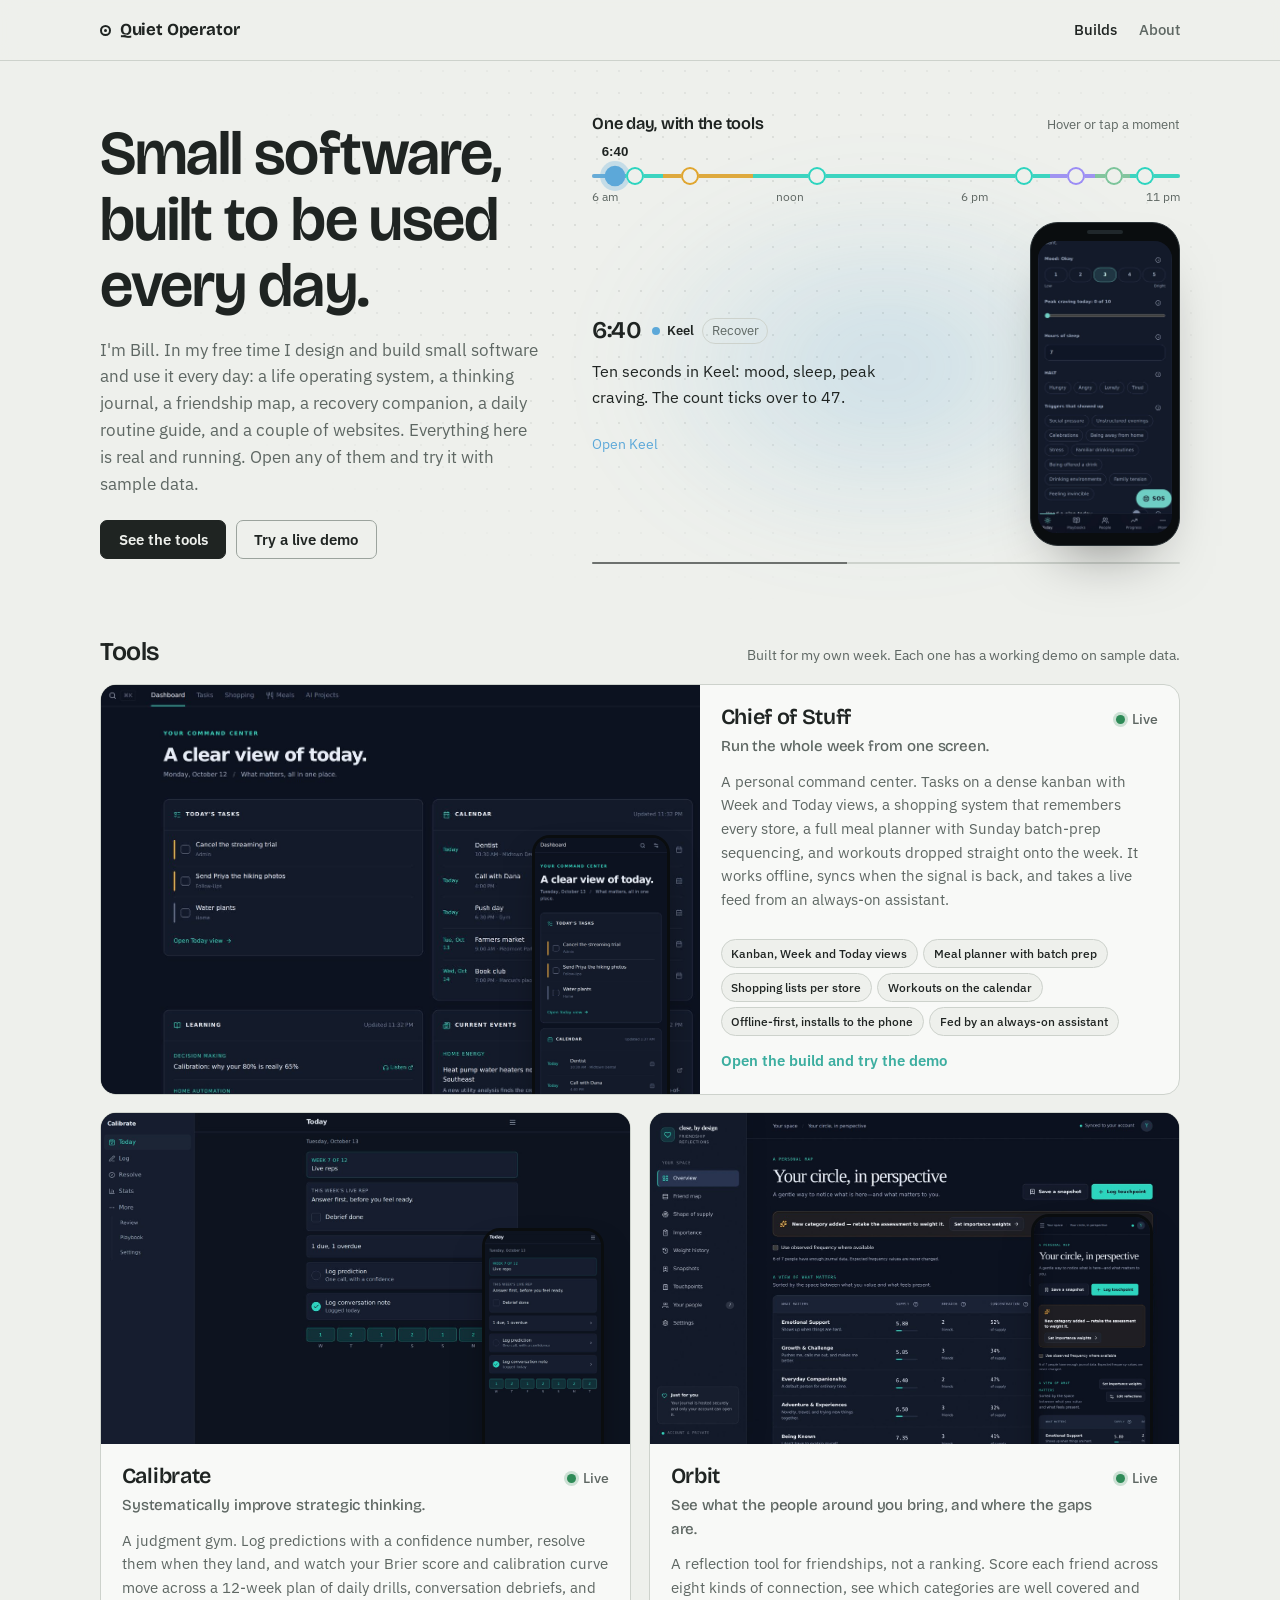
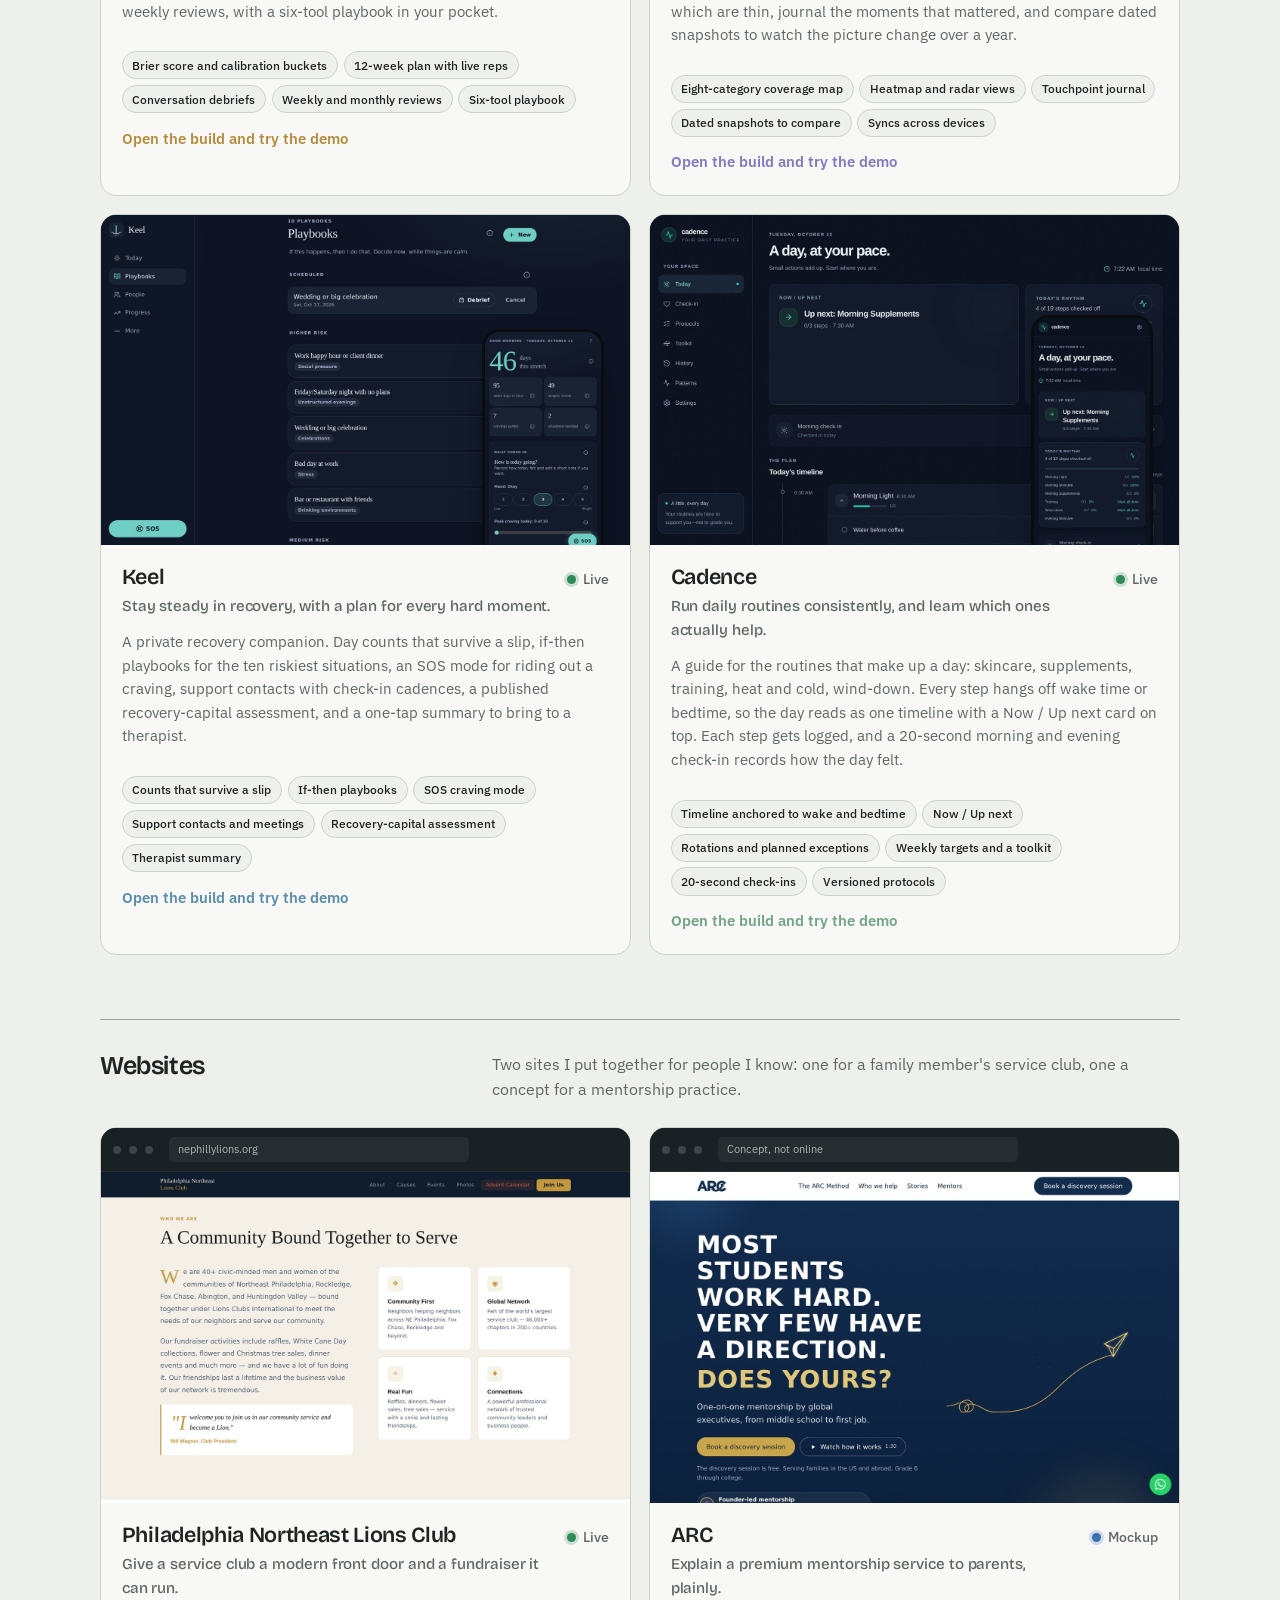
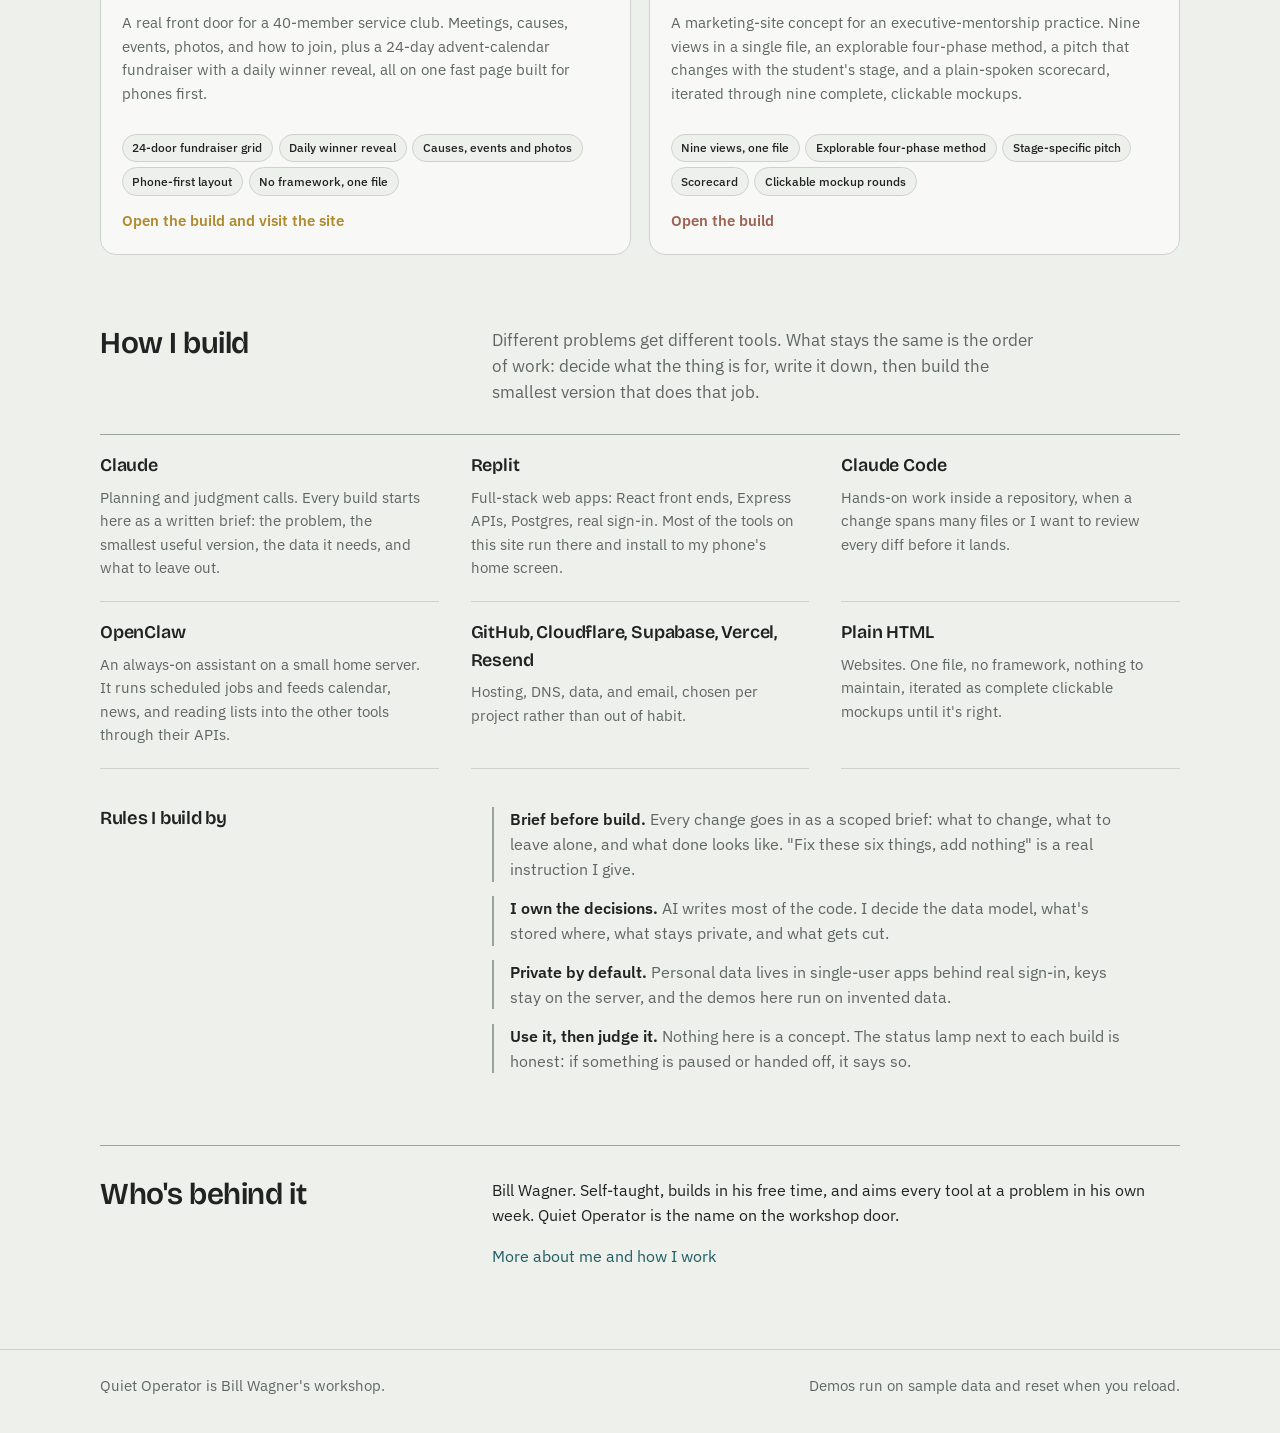
<file: index.html>
<!DOCTYPE html>
<html lang="en">
<head>
<meta charset="utf-8">
<meta name="viewport" content="width=device-width, initial-scale=1, viewport-fit=cover">
<title>Quiet Operator</title>
<meta name="description" content="Quiet Operator is Bill Wagner's workshop: small software built with AI, running every day, open to try with sample data.">
<link rel="preconnect" href="https://fonts.googleapis.com">
<link rel="preconnect" href="https://fonts.gstatic.com" crossorigin>
<link href="https://fonts.googleapis.com/css2?family=Bricolage+Grotesque:opsz,wght@12..96,400;12..96,500;12..96,600;12..96,700&family=IBM+Plex+Sans:ital,wght@0,400;0,500;0,600;1,400&display=swap" rel="stylesheet">
<style>
  /* ---------- tokens ---------- */
  :root {
    --bg: #EEF0EC; --surface: #F8F9F7; --surface-2: #E4E7E2;
    --ink: #1F2422; --muted: #5E6763; --line: #CDD2CC; --line-strong: #9BA39D;
    --accent: #1D5D63; --accent-ink: #F2F7F7;
    --lamp-live: #2E8B57; --lamp-client: #3C6FB1; --lamp-paused: #C98A12;
    --frame: #0F1417; --frame-bar: #1A2124; --frame-ink: #AEB6B1;
    --grid: rgba(31, 36, 34, .09);
    --focus: #1D5D63;
    --display: "Bricolage Grotesque", "Avenir Next", "Helvetica Neue", Arial, sans-serif;
    --body: "IBM Plex Sans", "Segoe UI", Roboto, "Helvetica Neue", Arial, sans-serif;
    box-sizing: border-box;
    padding-top: env(safe-area-inset-top, 0px);
    padding-bottom: env(safe-area-inset-bottom, 0px);
  }
  @media (prefers-color-scheme: dark) {
    :root:not([data-theme="light"]) {
      --bg: #15181A; --surface: #1C2023; --surface-2: #242A2D;
      --ink: #E8EAE6; --muted: #9AA39E; --line: #2E3539; --line-strong: #4A5358;
      --accent: #7CC4C9; --accent-ink: #0F1D1F;
      --lamp-live: #4DBF7D; --lamp-client: #6E9FE0; --lamp-paused: #E0A52E;
      --frame: #0B0E10; --frame-bar: #161B1E; --frame-ink: #8F9994;
      --grid: rgba(232, 234, 230, .07);
      --focus: #7CC4C9;
    }
  }
  :root[data-theme="dark"] {
    --bg: #15181A; --surface: #1C2023; --surface-2: #242A2D;
    --ink: #E8EAE6; --muted: #9AA39E; --line: #2E3539; --line-strong: #4A5358;
    --accent: #7CC4C9; --accent-ink: #0F1D1F;
    --lamp-live: #4DBF7D; --lamp-client: #6E9FE0; --lamp-paused: #E0A52E;
    --frame: #0B0E10; --frame-bar: #161B1E; --frame-ink: #8F9994;
    --grid: rgba(232, 234, 230, .07);
    --focus: #7CC4C9;
  }
  html { scroll-padding-top: calc(env(safe-area-inset-top, 0px) + 72px); scroll-behavior: smooth; overflow-x: clip; }
  *, *::before, *::after { box-sizing: inherit; }
  html, body { margin: 0; }
  body { background: var(--bg); color: var(--ink); font-family: var(--body); font-size: 16px; line-height: 1.55; -webkit-font-smoothing: antialiased; text-rendering: optimizeLegibility; }
  img { max-width: 100%; height: auto; display: block; }
  a { color: var(--accent); text-decoration: none; text-underline-offset: 3px; }
  a:hover { text-decoration: underline; }
  :focus-visible { outline: 2px solid var(--focus); outline-offset: 3px; border-radius: 3px; }

  h1, h2, h3 { font-family: var(--display); font-weight: 600; letter-spacing: -0.015em; line-height: 1.06; margin: 0; }
  h1 { font-size: clamp(2.2rem, 5.4vw, 3.9rem); font-variation-settings: "opsz" 96; }
  h2 { font-size: clamp(1.45rem, 2.6vw, 1.9rem); font-variation-settings: "opsz" 48; }
  h3 { font-size: 1.1rem; line-height: 1.25; }
  p { margin: 0 0 1em; max-width: 66ch; }
  p:last-child { margin-bottom: 0; }

  /* ---------- motion: one page-load reveal, nothing else unprompted ---------- */
  @keyframes rise { from { opacity: 0; transform: translateY(12px); } to { opacity: 1; transform: none; } }
  .reveal { opacity: 0; animation: rise .55s cubic-bezier(.2,.7,.2,1) forwards; animation-delay: calc(var(--i, 0) * 70ms); }
  @keyframes lamp { 0%, 100% { box-shadow: 0 0 0 3px color-mix(in srgb, var(--lamp-live) 22%, transparent); } 50% { box-shadow: 0 0 0 5px color-mix(in srgb, var(--lamp-live) 10%, transparent); } }
  @media (prefers-reduced-motion: reduce) {
    *, *::before, *::after { transition: none !important; animation: none !important; }
    .reveal { opacity: 1; }
    html { scroll-behavior: auto; }
  }

  /* ---------- shell ---------- */
  .wrap { width: min(1080px, calc(100% - 2.5rem)); margin: 0 auto; }
  .top { position: sticky; top: env(safe-area-inset-top, 0px); z-index: 10; background: color-mix(in srgb, var(--bg) 86%, transparent); backdrop-filter: blur(10px); -webkit-backdrop-filter: blur(10px); border-bottom: 1px solid var(--line); }
  .top .wrap { display: flex; align-items: center; justify-content: space-between; height: 60px; }
  .brand { font-family: var(--display); font-weight: 700; font-size: 1.05rem; color: var(--ink); letter-spacing: -0.01em; display: inline-flex; align-items: center; gap: .55rem; }
  .brand:hover { text-decoration: none; }
  .brand .mark { width: 11px; height: 11px; border: 2px solid var(--ink); border-radius: 50%; position: relative; }
  .brand .mark::after { content: ""; position: absolute; inset: 2px; background: var(--ink); border-radius: 50%; }
  .nav { display: flex; gap: 1.4rem; }
  .nav a { color: var(--muted); font-weight: 500; font-size: .95rem; }
  .nav a.on, .nav a:hover { color: var(--ink); text-decoration: none; }
  main { padding: 0 0 5rem; }
  footer { border-top: 1px solid var(--line); padding: 1.6rem 0 2.2rem; color: var(--muted); font-size: .92rem; }
  footer .wrap { display: flex; flex-wrap: wrap; gap: .8rem 2rem; justify-content: space-between; }

  /* ---------- lamps, buttons, chips ---------- */
  .lamp { display: inline-flex; align-items: center; gap: .45rem; font-size: .88rem; color: var(--muted); font-weight: 500; white-space: nowrap; }
  .lamp::before { content: ""; width: 9px; height: 9px; border-radius: 50%; background: var(--lamp-live); box-shadow: 0 0 0 3px color-mix(in srgb, var(--lamp-live) 22%, transparent); animation: lamp 3.2s ease-in-out infinite; }
  .lamp.client::before { background: var(--lamp-client); box-shadow: 0 0 0 3px color-mix(in srgb, var(--lamp-client) 22%, transparent); animation: none; }
  .lamp.paused::before { background: var(--lamp-paused); box-shadow: 0 0 0 3px color-mix(in srgb, var(--lamp-paused) 22%, transparent); animation: none; }
  .btn { display: inline-flex; align-items: center; gap: .5rem; padding: .7rem 1.1rem; border-radius: 7px; border: 1px solid var(--ink); background: var(--ink); color: var(--bg); font-weight: 600; font-size: .95rem; line-height: 1; cursor: pointer; font-family: var(--body); transition: background .15s, border-color .15s, transform .15s; }
  .btn:hover { text-decoration: none; background: var(--accent); border-color: var(--accent); color: var(--accent-ink); }
  .btn:active { transform: translateY(1px); }
  .btn.ghost { background: transparent; color: var(--ink); border-color: var(--line-strong); }
  .btn.ghost:hover { background: var(--surface-2); color: var(--ink); border-color: var(--ink); }
  .btn.soon { background: transparent; color: var(--muted); border-style: dashed; border-color: var(--line-strong); cursor: default; }
  .btn.soon:hover { background: transparent; color: var(--muted); border-color: var(--line-strong); }
  .chips { display: flex; flex-wrap: wrap; gap: .4rem; }
  .chip { font-size: .8rem; color: var(--muted); border: 1px solid var(--line); border-radius: 999px; padding: .18rem .6rem; background: var(--surface); }

  /* ---------- device frame (browser window) ---------- */
  .device { background: var(--frame); border-radius: 12px; border: 1px solid color-mix(in srgb, var(--frame) 60%, var(--line-strong)); box-shadow: 0 30px 60px -30px rgba(0,0,0,.45), 0 1px 0 rgba(255,255,255,.04) inset; overflow: hidden; display: grid; grid-template-rows: auto 1fr; }
  .device .bar { display: flex; align-items: center; gap: 8px; padding: 9px 12px; background: var(--frame-bar); border-bottom: 1px solid rgba(255,255,255,.06); }
  .device .bar i { width: 8px; height: 8px; border-radius: 50%; background: rgba(255,255,255,.16); }
  .device .bar .url { margin-left: 8px; flex: 1; max-width: 360px; font-size: 11px; color: var(--frame-ink); background: rgba(255,255,255,.05); border-radius: 5px; padding: 4px 9px; white-space: nowrap; overflow: hidden; text-overflow: ellipsis; }
  .device .screen { position: relative; aspect-ratio: 16 / 10; background: #0D1220; overflow: hidden; }
  .device .screen img { position: absolute; inset: 0; width: 100%; height: 100%; object-fit: cover; object-position: top left; opacity: 0; transition: opacity .6s ease; }
  .device .screen img.on { opacity: 1; }
  .device .screen iframe { position: absolute; top: 0; left: 0; width: 161.3%; height: 161.3%; border: 0; transform: scale(.62); transform-origin: 0 0; background: #0D1220; }
  .device .screen .tile { position: absolute; inset: 0; display: grid; place-items: center; color: var(--frame-ink); }
  .device .screen .tile b { font-family: var(--display); font-size: clamp(2rem, 6vw, 4rem); font-weight: 700; letter-spacing: -0.03em; color: var(--tile, #2DD4BF); }

  /* ---------- home: hero ---------- */
  .hero { position: relative; padding: 3.4rem 0 2.4rem; display: grid; grid-template-columns: minmax(0, .9fr) minmax(0, 1.2fr); gap: 2.2rem 3.2rem; align-items: center; }
  .hero::before { content: ""; position: absolute; inset: -1px -1.25rem 0; z-index: -1; pointer-events: none;
    background-image: radial-gradient(var(--grid) 1px, transparent 1.2px); background-size: 22px 22px;
    -webkit-mask-image: radial-gradient(ellipse 70% 80% at 60% 40%, #000 30%, transparent 75%); mask-image: radial-gradient(ellipse 70% 80% at 60% 40%, #000 30%, transparent 75%); }
  .hero h1 { max-width: 13ch; }
  .hero .lede { font-size: 1.08rem; color: var(--muted); max-width: 46ch; margin: 1.1rem 0 1.4rem; }
  .hero .cta { display: flex; gap: .6rem; flex-wrap: wrap; }
  .hero-visual { position: relative; --accent: #2DD4BF; }
  .hero-visual::before { content: ""; position: absolute; inset: 8% -6% -4%; z-index: -1; border-radius: 40px; filter: blur(48px); opacity: .55;
    background: radial-gradient(60% 60% at 50% 50%, color-mix(in srgb, var(--accent) 45%, transparent), transparent 70%); transition: background .6s; }
  .day { display: grid; gap: 1rem; }
  .day-head { display: flex; justify-content: space-between; align-items: baseline; gap: 1rem; }
  .day-head h2 { font-size: 1.05rem; font-weight: 600; }
  .day-head span { font-size: .82rem; color: var(--muted); }
  .strip { position: relative; height: 54px; }
  .strip .rail { position: absolute; left: 0; right: 0; top: 22px; height: 4px; border-radius: 2px; background: var(--line); overflow: hidden; }
  .strip .band { position: absolute; top: 0; bottom: 0; background: var(--c); opacity: .9; }
  .strip .ticks { position: absolute; left: 0; right: 0; top: 36px; display: flex; justify-content: space-between; font-size: .72rem; color: var(--muted); }
  .strip .dot { position: absolute; top: 24px; width: 18px; height: 18px; margin-left: -9px; border-radius: 50%; border: 0; padding: 0; cursor: pointer; background: var(--bg); box-shadow: 0 0 0 2px var(--c) inset; transition: transform .2s, box-shadow .2s; transform: translateY(-50%); }
  .strip .dot:hover, .strip .dot[aria-current="true"] { background: var(--c); box-shadow: 0 0 0 4px color-mix(in srgb, var(--c) 28%, transparent); transform: translateY(-50%) scale(1.15); }
  .strip .dot span { position: absolute; left: 50%; bottom: 100%; transform: translateX(-50%); margin-bottom: 6px; font-size: .72rem; font-weight: 600; color: var(--ink); white-space: nowrap; pointer-events: none; opacity: 0; transition: opacity .2s; }
  .strip .dot[aria-current="true"] span, .strip .dot:hover span { opacity: 1; }
  .moment { display: grid; grid-template-columns: 1fr 150px; gap: 1.2rem; align-items: center; min-height: 290px; }
  .moment .mtext { display: grid; gap: .55rem; align-content: start; }
  .moment .mtop { display: flex; align-items: center; gap: .5rem; flex-wrap: wrap; font-size: .82rem; color: var(--muted); }
  .moment .mtop b { font-family: var(--display); font-size: 1.5rem; font-weight: 600; letter-spacing: -0.02em; color: var(--ink); margin-right: .2rem; }
  .moment .app { display: inline-flex; align-items: center; gap: .4rem; font-weight: 600; color: var(--ink); }
  .moment .app i { width: 8px; height: 8px; border-radius: 50%; background: var(--c); }
  .moment .area { border: 1px solid var(--line); border-radius: 999px; padding: .12rem .55rem; }
  .moment p { font-size: 1.02rem; color: var(--ink); max-width: 34ch; }
  .moment .mlink { font-size: .88rem; }
  .moment .phone { width: 150px; margin: 0; padding: 18px 7px 12px; border-radius: 28px; }
  .moment .phone::before { width: 36px; height: 4px; top: 7px; }
  .moment .phone .scr { border-radius: 18px; }
  .moment .phone .scr img { transition: opacity .35s; }
  .progress { height: 2px; background: var(--line); border-radius: 1px; overflow: hidden; }
  .progress i { display: block; height: 100%; width: 0; background: var(--ink); opacity: .55; }
  .hero .cap { margin-top: .4rem; }
  @media (max-width: 480px) { .moment { grid-template-columns: 1fr 120px; } .moment .phone { width: 120px; } .strip .dot span { display: none; } }
  @media (max-width: 860px) { .hero { grid-template-columns: 1fr; padding-top: 2.4rem; } .hero h1 { max-width: 16ch; } }

  /* ---------- home: build cards ---------- */
  .grid-head { display: flex; justify-content: space-between; align-items: baseline; gap: 1rem; margin: 2.2rem 0 1.1rem; }
  .grid-head h2 { font-size: clamp(1.3rem, 2.2vw, 1.6rem); }
  .grid-head span { color: var(--muted); font-size: .9rem; }
  .grid { display: grid; grid-template-columns: 1fr 1fr; gap: 1.1rem; }
  .card { --accent: #2DD4BF; --mx: 50%; --my: 50%; position: relative; display: grid; grid-template-rows: auto 1fr; border-radius: 16px; background: var(--surface); border: 1px solid var(--line); color: inherit; overflow: hidden; isolation: isolate; transition: transform .25s cubic-bezier(.2,.7,.2,1), border-color .25s; }
  .card:hover { text-decoration: none; transform: translateY(-2px); border-color: color-mix(in srgb, var(--accent) 35%, var(--line)); }
  .card::before { content: ""; position: absolute; inset: 0; z-index: 0; pointer-events: none; opacity: 0; transition: opacity .3s;
    background: radial-gradient(520px circle at var(--mx) var(--my), color-mix(in srgb, var(--accent) 12%, transparent), transparent 42%); }
  .card:hover::before { opacity: 1; }
  .card.wide { grid-column: 1 / -1; grid-template-columns: 1.25fr 1fr; grid-template-rows: none; }
  .card-media { position: relative; background: var(--frame); aspect-ratio: 16 / 10; overflow: hidden; }
  .card.wide .card-media { aspect-ratio: auto; min-height: 360px; }
  .card-media .shot { position: absolute; inset: 0; width: 100%; height: 100%; object-fit: cover; object-position: top left; transition: transform .6s cubic-bezier(.2,.7,.2,1); }
  .card:hover .card-media .shot { transform: scale(1.025); }
  .card-media .shot-p { position: absolute; right: 5%; bottom: -8%; width: 23%; border-radius: 18px; border: 3px solid #0A0D0F; background: #0A0D0F; box-shadow: 0 20px 40px -16px rgba(0,0,0,.6); transition: transform .5s cubic-bezier(.2,.7,.2,1); }
  .card:hover .card-media .shot-p { transform: translateY(-6px); }
  .card-media .tilebg { position: absolute; inset: 0; display: grid; place-items: center; color: var(--frame-ink); }
  .card-media .tilebg b { font-family: var(--display); font-size: 3rem; font-weight: 700; color: var(--accent); }
  .card-body { position: relative; z-index: 1; padding: 1.2rem 1.3rem 1.3rem; display: grid; gap: .7rem; align-content: start; }
  .card-top { display: flex; justify-content: space-between; align-items: baseline; gap: 1rem; }
  .card-top h3 { font-size: 1.35rem; letter-spacing: -0.015em; }
  .goal { margin: .25rem 0 0; font-family: var(--display); font-weight: 500; font-size: 1rem; color: var(--ink); letter-spacing: -0.005em; max-width: 34ch; font-variation-settings: "opsz" 24; }
  .card-body .goal + p, .card-body p { max-width: none; }
  .bhead .goal.big { font-size: 1.3rem; margin: .5rem 0 0; max-width: 40ch; }
  .bhead .goal.big + .one { margin-top: .6rem; }
  .card-body p { color: var(--muted); font-size: .95rem; max-width: none; }
  .caps { display: flex; flex-wrap: wrap; gap: .35rem; list-style: none; margin: .1rem 0 0; padding: 0; }
  .caps li { font-size: .78rem; font-weight: 500; color: var(--ink); border: 1px solid var(--line); background: var(--bg); border-radius: 999px; padding: .22rem .6rem; }
  .card .open { font-weight: 600; font-size: .92rem; color: var(--accent-ink-text, var(--accent)); margin-top: .2rem; filter: saturate(.8) brightness(.85); }
  .card:hover .open { text-decoration: underline; text-underline-offset: 3px; }
  /* websites: a separate section with browser-framed cards */
  .sites { margin-top: 4rem; padding-top: 2rem; border-top: 1px solid var(--line-strong); }
  .sites-head { display: grid; grid-template-columns: 1fr 2fr; gap: .8rem 3rem; align-items: start; margin-bottom: 1.6rem; }
  .sites-head h2 { font-size: clamp(1.3rem, 2.2vw, 1.6rem); }
  .sites-head p { color: var(--muted); margin: 0; }
  .card.site .card-media { display: grid; grid-template-rows: auto 1fr; aspect-ratio: auto; }
  .card.site .card-media .bar { display: flex; align-items: center; gap: 8px; padding: 9px 12px; background: var(--frame-bar); border-bottom: 1px solid rgba(255,255,255,.06); }
  .card.site .card-media .bar i { width: 8px; height: 8px; border-radius: 50%; background: rgba(255,255,255,.16); }
  .card.site .card-media .bar .url { margin-left: 8px; flex: 1; max-width: 300px; font-size: 11px; color: var(--frame-ink); background: rgba(255,255,255,.05); border-radius: 5px; padding: 4px 9px; white-space: nowrap; overflow: hidden; text-overflow: ellipsis; }
  .card.site .card-media .view { position: relative; aspect-ratio: 16 / 10; overflow: hidden; }
  @media (max-width: 760px) { .sites-head { grid-template-columns: 1fr; } }
  @media (max-width: 860px) { .grid, .grid.tools { grid-template-columns: 1fr; } .card.wide { grid-template-columns: 1fr; } .card.wide .card-media { aspect-ratio: 16 / 10; min-height: 0; } .grid-head { flex-direction: column; align-items: flex-start; gap: .2rem; } }

  /* ---------- home: how I build ---------- */
  .how { margin-top: 4.5rem; }
  .how-head { display: grid; grid-template-columns: 1fr 2fr; gap: .8rem 3rem; align-items: start; margin-bottom: 1.8rem; }
  .how-head h2 { max-width: 12ch; }
  .how-head p { color: var(--muted); font-size: 1.05rem; max-width: 56ch; }
  .toolbox { display: grid; grid-template-columns: repeat(3, 1fr); gap: 0 2rem; margin: 0; border-top: 1px solid var(--line-strong); }
  .tool { padding: 1.1rem 0 1.3rem; border-bottom: 1px solid var(--line); }
  .tool dt { font-family: var(--display); font-weight: 600; font-size: 1.12rem; letter-spacing: -0.01em; margin-bottom: .35rem; }
  .tool dd { margin: 0; color: var(--muted); font-size: .95rem; max-width: 36ch; }
  .rules { display: grid; grid-template-columns: 1fr 2fr; gap: .8rem 3rem; margin-top: 2.4rem; }
  .rules h3 { font-size: 1.15rem; }
  .rules ul { margin: 0; padding: 0; list-style: none; display: grid; gap: .9rem; }
  .rules li { color: var(--muted); max-width: 64ch; padding-left: 1rem; border-left: 2px solid var(--line-strong); }
  .rules li b { color: var(--ink); font-weight: 600; }
  @media (max-width: 900px) { .toolbox { grid-template-columns: repeat(2, 1fr); } }
  @media (max-width: 760px) { .how-head, .rules { grid-template-columns: 1fr; } .toolbox { grid-template-columns: 1fr; } }

  .about-teaser { margin-top: 4.5rem; padding-top: 2rem; border-top: 1px solid var(--line-strong); display: grid; grid-template-columns: 1fr 2fr; gap: 1rem 3rem; }
  @media (max-width: 760px) { .about-teaser { grid-template-columns: 1fr; } }

  /* ---------- build page ---------- */
  .page { padding-top: 2.6rem; }
  .crumb { font-size: .92rem; color: var(--muted); margin-bottom: 1.6rem; display: inline-block; }
  .crumb:hover { color: var(--ink); }
  .bhead { display: grid; grid-template-columns: 1fr auto; gap: 1.2rem 2rem; align-items: end; padding-bottom: 1.8rem; }
  .bhead h1 { display: flex; align-items: baseline; gap: .8rem; flex-wrap: wrap; }
  .bhead h1 small { font-family: var(--body); font-weight: 400; font-size: .95rem; color: var(--muted); letter-spacing: 0; line-height: 1.3; }
  .bhead .one { font-size: 1.1rem; color: var(--muted); margin: .7rem 0 1rem; max-width: 62ch; }
  .bhead .meta { display: grid; gap: .7rem; justify-items: start; }
  .bhead .actions { display: flex; gap: .6rem; flex-wrap: wrap; align-items: center; }
  .bhead .note { font-size: .82rem; color: var(--muted); }
  @media (max-width: 760px) { .bhead { grid-template-columns: 1fr; } }
  .heroshot { margin-bottom: 1rem; }

  .sec { padding: 2.6rem 0; border-top: 1px solid var(--line); display: grid; grid-template-columns: 1fr 2.4fr; gap: .8rem 3rem; }
  .sec > h2 { max-width: 14ch; }
  .sec .body { font-size: 1.05rem; }
  .sec.wide { grid-template-columns: 1fr; gap: 1.4rem; }
  @media (max-width: 760px) { .sec { grid-template-columns: 1fr; } }

  /* scroll story: steps on the left, one sticky frame on the right */
  .story { display: grid; grid-template-columns: 1fr 1.6fr; gap: 2rem 3rem; align-items: start; }
  .steps { display: grid; }
  .step { padding: 1.4rem 0; border-top: 1px solid var(--line); opacity: .5; transition: opacity .35s; cursor: default; }
  .step:first-child { border-top: 0; }
  .step.on { opacity: 1; }
  .step h3 { margin-bottom: .35rem; }
  .step p { color: var(--muted); }
  .step .mshot { display: none; margin-top: 1rem; }
  .stage { position: sticky; top: calc(env(safe-area-inset-top, 0px) + 84px); }
  .stage .device .screen { aspect-ratio: 16 / 10; }
  .stage .label { margin-top: .6rem; font-size: .85rem; color: var(--muted); min-height: 1.3em; }
  .mini { background: var(--frame); border-radius: 10px; overflow: hidden; aspect-ratio: 16 / 10; border: 1px solid color-mix(in srgb, var(--frame) 70%, var(--line-strong)); display: grid; place-items: center; color: var(--frame-ink); font-size: .85rem; }
  .mini img { width: 100%; height: 100%; object-fit: cover; object-position: top left; }
  @media (max-width: 900px) {
    .story { grid-template-columns: 1fr; }
    .stage { display: none; }
    .step { opacity: 1; }
    .step .mshot { display: block; }
  }

  .week { font-family: var(--display); font-weight: 500; font-size: clamp(1.15rem, 2vw, 1.4rem); line-height: 1.38; letter-spacing: -0.01em; max-width: 40ch; font-variation-settings: "opsz" 24; }
  details { border-top: 1px solid var(--line); border-bottom: 1px solid var(--line); padding: .3rem 0; }
  details summary { cursor: pointer; font-weight: 600; padding: .8rem 0; list-style: none; display: flex; justify-content: space-between; align-items: center; }
  details summary::-webkit-details-marker { display: none; }
  details summary::after { content: "+"; font-family: var(--display); font-size: 1.3rem; color: var(--muted); }
  details[open] summary::after { content: "–"; }
  details .inner { padding: 0 0 1.2rem; color: var(--muted); }
  details .inner p { max-width: 70ch; }

  .pager { display: flex; justify-content: space-between; gap: 1rem; padding-top: 2rem; border-top: 1px solid var(--line); margin-top: 1rem; }
  .pager a { color: var(--ink); font-weight: 600; }
  .pager a span { display: block; font-weight: 400; color: var(--muted); font-size: .85rem; }
  .pager .next { text-align: right; }

  /* ---------- desktop / phone ---------- */
  .view-row { display: flex; justify-content: flex-end; align-items: center; gap: .8rem; margin: 0 0 .9rem; color: var(--muted); font-size: .85rem; }
  .viewtoggle { display: inline-flex; border: 1px solid var(--line-strong); border-radius: 8px; padding: 3px; gap: 2px; background: var(--surface); }
  .viewtoggle button { font: 600 .85rem/1 var(--body); color: var(--muted); background: transparent; border: 0; border-radius: 6px; padding: .45rem .85rem; cursor: pointer; }
  .viewtoggle button[aria-pressed="true"] { background: var(--ink); color: var(--bg); }
  .mode-phone .for-desktop, .mode-desktop .for-phone { display: none; }
  .phone { position: relative; width: min(300px, 78%); margin: 0 auto; aspect-ratio: 412 / 892; border-radius: 44px; background: #0A0D0F; padding: 30px 11px 18px; box-shadow: 0 30px 60px -30px rgba(0,0,0,.5); border: 1px solid #2A3236; }
  .phone::before { content: ""; position: absolute; top: 12px; left: 50%; transform: translateX(-50%); width: 64px; height: 6px; border-radius: 6px; background: #20272B; }
  .phone .scr { position: relative; width: 100%; height: 100%; border-radius: 26px; overflow: hidden; background: #0D1220; }
  .phone .scr img { position: absolute; inset: 0; width: 100%; height: 100%; object-fit: cover; object-position: top center; opacity: 0; transition: opacity .6s ease; }
  .phone .scr img.on { opacity: 1; }
  .phone .scr .tile { position: absolute; inset: 0; display: grid; place-items: center; transition: opacity .6s; }
  .phone .scr .tile b { font-family: var(--display); font-size: 2.6rem; font-weight: 700; color: var(--tile, #2DD4BF); }
  .heroshot .phone { width: min(320px, 82%); }
  .stage .phone { width: min(320px, 86%); }
  .mshot .phone { width: min(250px, 72%); }
  .phone-modal { position: fixed; inset: 0; z-index: 60; background: rgba(8,10,12,.78); backdrop-filter: blur(6px); -webkit-backdrop-filter: blur(6px); display: grid; place-items: center; padding: 16px; }
  .pm-inner { display: grid; justify-items: center; gap: 14px; }
  .pm-size { position: relative; }
  .phone.live { position: absolute; top: 0; left: 0; width: 412px; height: 892px; aspect-ratio: auto; transform-origin: 0 0; }
  .phone.live .scr iframe { width: 390px; height: 844px; border: 0; display: block; background: #0D1220; }
  .pm-bar { display: flex; gap: .6rem; align-items: center; flex-wrap: wrap; justify-content: center; color: #C7CEC9; font-size: .88rem; }
  .pm-bar .btn.ghost { color: #E8EAE6; border-color: #4A5358; }

  /* ---------- about ---------- */
  .about { display: grid; grid-template-columns: 1fr 2fr; gap: 1rem 3rem; }
  .about .body { font-size: 1.08rem; }
  .about .tools { margin-top: 2rem; padding-top: 1.4rem; border-top: 1px solid var(--line); }
  .about .tools h3 { margin-top: 1.4rem; margin-bottom: .4rem; }
  .about .tools h3:first-child { margin-top: 0; }
  @media (max-width: 760px) { .about { grid-template-columns: 1fr; } }
  .placeholder { background: var(--surface-2); border: 1px dashed var(--line-strong); border-radius: 6px; padding: .2rem .5rem; color: var(--muted); font-size: .9rem; }
</style>
</head>
<body>
<header class="top">
  <div class="wrap">
    <a class="brand" href="#/"><span class="mark" aria-hidden="true"></span>Quiet Operator</a>
    <nav class="nav" aria-label="Site">
      <a href="#/" data-nav="home">Builds</a>
      <a href="#/about" data-nav="about">About</a>
    </nav>
  </div>
</header>

<main id="app" class="wrap" aria-live="polite"></main>

<footer>
  <div class="wrap">
    <span>Quiet Operator is Bill Wagner's workshop.</span>
    <span>Demos run on sample data and reset when you reload.</span>
  </div>
</footer>

<script>
/* =====================================================================
   CONTENT — edit this block to change anything on the site.
   Each build: slug, name, (subtitle), status (live | client | paused), tile color,
   one-liner, stack chips, how it was built, demo/live links, hero screenshot,
   why, features [title, description, caption, screenshot], week narrative, hood.
   ===================================================================== */
const SITE = {
  headline: "Small software, built to be used every day.",
  lede: "I'm Bill. In my free time I design and build small software and use it every day: a life operating system, a thinking journal, a friendship map, a recovery companion, a daily routine guide, and a couple of websites. Everything here is real and running. Open any of them and try it with sample data.",
  day: [
    { t: "6:40", h: 6.67, app: "keel", area: "Recover", text: "Ten seconds in Keel: mood, sleep, peak craving. The count ticks over to 47.", shot: "img/keel/m-checkin.jpg" },
    { t: "7:15", h: 7.25, app: "chief-of-stuff", area: "Plan", text: "Chief of Stuff's dashboard: today's tasks, tonight's dinner, the calendar, and the overnight news brief the assistant pulled in.", shot: "img/chief-of-stuff/m-dashboard.jpg" },
    { t: "8:50", h: 8.83, app: "calibrate", area: "Think", text: "Before the 9:00 call: one prediction with a confidence number, logged in Calibrate.", shot: "img/calibrate/m-log.jpg" },
    { t: "12:30", h: 12.5, app: "chief-of-stuff", area: "Eat", text: "Shop mode at the store: the list the meal plan sent over, big checkboxes, one hand free.", shot: "img/chief-of-stuff/m-shopmode.jpg" },
    { t: "18:30", h: 18.5, app: "chief-of-stuff", area: "Move", text: "Push day, dropped onto the week last Sunday. It was already on the calendar.", shot: "img/chief-of-stuff/m-week.jpg" },
    { t: "20:00", h: 20, app: "orbit", area: "Connect", text: "Dinner with Priya. Thirty seconds to log the touchpoint in Orbit: looked forward to it, left with more energy.", shot: "img/orbit/m-touchpoints.jpg" },
    { t: "21:05", h: 21.08, app: "cadence", area: "Rest", text: "Wind-down in Cadence. Screens off is up next: kept or broken, one tap. Friday's kitchen rule is a planned exception, not a miss.", shot: "img/cadence/m-evening.jpg" },
    { t: "22:00", h: 22, app: "chief-of-stuff", area: "Plan", text: "Tomorrow's prep note is already on the meal grid: dice the onions tonight. Board cleared, phone down.", shot: "img/chief-of-stuff/m-meals.jpg" },
  ],
};

const TOOLBOX = [
  ["Claude", "Planning and judgment calls. Every build starts here as a written brief: the problem, the smallest useful version, the data it needs, and what to leave out."],
  ["Replit", "Full-stack web apps: React front ends, Express APIs, Postgres, real sign-in. Most of the tools on this site run there and install to my phone's home screen."],
  ["Claude Code", "Hands-on work inside a repository, when a change spans many files or I want to review every diff before it lands."],
  ["OpenClaw", "An always-on assistant on a small home server. It runs scheduled jobs and feeds calendar, news, and reading lists into the other tools through their APIs."],
  ["GitHub, Cloudflare, Supabase, Vercel, Resend", "Hosting, DNS, data, and email, chosen per project rather than out of habit."],
  ["Plain HTML", "Websites. One file, no framework, nothing to maintain, iterated as complete clickable mockups until it's right."],
];
const PRINCIPLES = [
  ["Brief before build", "Every change goes in as a scoped brief: what to change, what to leave alone, and what done looks like. \"Fix these six things, add nothing\" is a real instruction I give."],
  ["I own the decisions", "AI writes most of the code. I decide the data model, what's stored where, what stays private, and what gets cut."],
  ["Private by default", "Personal data lives in single-user apps behind real sign-in, keys stay on the server, and the demos here run on invented data."],
  ["Use it, then judge it", "Nothing here is a concept. The status lamp next to each build is honest: if something is paused or handed off, it says so."],
];

const BUILDS = [
  {
    slug: "chief-of-stuff", goal: "Run the whole week from one screen.", name: "Chief of Stuff", status: "live", tile: "#2DD4BF",
    one: "A personal command center. Tasks on a dense kanban with Week and Today views, a shopping system that remembers every store, a full meal planner with Sunday batch-prep sequencing, and workouts dropped straight onto the week. It works offline, syncs when the signal is back, and takes a live feed from an always-on assistant.",
    caps: ["Kanban, Week and Today views", "Meal planner with batch prep", "Shopping lists per store", "Workouts on the calendar", "Offline-first, installs to the phone", "Fed by an always-on assistant"],
    stack: ["React + Vite", "Express", "Replit", "Postgres", "Installed PWA"],
    builtWith: "Replit, from briefs written in Claude",
    demo: "demo/chief-of-stuff/", demoPreview: "https://claude.ai/artifact/Key4ocAfdXskRye5et5ehi", live: null,
    hero: "img/chief-of-stuff/dashboard.jpg", heroPhone: "img/chief-of-stuff/m-dashboard.jpg",
    why: "I had tasks in one app, groceries in another, meal plans in a notes file, and a workout schedule in my head. None of them talked to each other, and all of them wanted to look nice instead of fitting on one screen. Chief of Stuff is the opposite: one compact, dark board that holds the whole week, built for a phone in a grocery aisle as much as for a desk.",
    features: [
      ["Board, Week, Today", "Every task lives on a kanban with four statuses and five fixed lanes: Cleaning, Home, Household Projects, Admin, and Follow-ups. Schedule a task onto a day and it appears in the Week and Today views; priority is a thin colored stripe, not a badge.", "Week view with scheduled tasks", "img/chief-of-stuff/week.jpg", "img/chief-of-stuff/m-board.jpg"],
      ["Shopping that remembers", "Provisions is a standing list per store. Checking an item off parks it in a library for one-tap reactivation instead of deleting it. Buy List and Considering hold everything else, and Shop mode is the big-tap in-store view.", "Shopping and Shop mode", "img/chief-of-stuff/shopping.jpg", "img/chief-of-stuff/m-shopmode.jpg"],
      ["Meals", "A recipe library, a seven-day grid where a slot can hold a main and sides, Sunday batch-prep sequencing, rough macros per day, and a shopping list that sends straight into Buy List.", "Next week's meal grid", "img/chief-of-stuff/meals-week.jpg", "img/chief-of-stuff/m-meals.jpg"],
      ["Workouts on the week", "Workout templates sit in a collapsible row inside the Week view. Drag one onto a day and the change pushes to the calendar.", "Workouts row in Week view", "img/chief-of-stuff/workouts.jpg", "img/chief-of-stuff/m-week.jpg"],
      ["Dashboard", "The landing screen: today's tasks, tonight's meal, calendar, news briefs, and learning items, fed by an always-on assistant through the API.", "Dashboard", "img/chief-of-stuff/dashboard.jpg", "img/chief-of-stuff/m-dashboard.jpg"],
      ["Works offline, lives on the home screen", "Installed as a PWA. Snapshots and a mutation queue mean it keeps working in a store with no signal and syncs when it's back.", "Installed on a phone", "img/chief-of-stuff/mobile-today.jpg", "img/chief-of-stuff/m-today.jpg"],
    ],
    week: "Sunday night I fill the meal grid and send the list to Buy List. Monday morning the Dashboard shows what's due, what's for dinner, and what the assistant pulled from my calendar. Through the week I work from Today, drag the odd task to another day, and check off groceries in Shop mode. Saturday I clear the board.",
    hood: "A pnpm workspace with a React and Vite frontend, an Express API, Replit key-value storage for tasks and shopping, and Postgres for meals. The browser never holds an API key; the always-on assistant that feeds the Dashboard uses a server-side key instead. The API is defined once as a typed contract that generates the client code and the validation, and the app keeps working offline with a queue that syncs when the connection is back. Built in Replit from scoped briefs written in Claude. The demo on this site is the real production build with its API calls answered from sample data in the browser.",
  },
  {
    slug: "calibrate", goal: "Systematically improve strategic thinking.", name: "Calibrate", status: "live", tile: "#E0A52E",
    one: "A judgment gym. Log predictions with a confidence number, resolve them when they land, and watch your Brier score and calibration curve move across a 12-week plan of daily drills, conversation debriefs, and weekly reviews, with a six-tool playbook in your pocket.",
    caps: ["Brier score and calibration buckets", "12-week plan with live reps", "Conversation debriefs", "Weekly and monthly reviews", "Six-tool playbook"],
    stack: ["Replit", "Installed PWA"], builtWith: "Replit, from briefs written in Claude", demo: "demo/calibrate/", demoPreview: "https://claude.ai/artifact/Hg8SxWRX22yjt3MsbJjXZ1", live: null, hero: "img/calibrate/hero.jpg", heroPhone: "img/calibrate/m-hero.jpg", primary: "phone",
    why: "I wanted to get better at thinking, not just at knowing things. The only honest way to measure that is to write predictions down with a confidence number, score them when they resolve, and look at the pattern over months. Calibrate turns that into a two-minute daily habit.",
    features: [
      ["Log a prediction", "Write the call, attach a confidence percentage, and set when it resolves. A client meeting, a decision, a deadline, a hunch.", "New prediction entry", "img/calibrate/log.jpg", "img/calibrate/m-log.jpg"],
      ["Score it later", "When a prediction resolves, mark it right or wrong. Calibrate keeps the ledger so you don't have to remember.", "Resolving a prediction", "img/calibrate/score.jpg", "img/calibrate/m-score.jpg"],
      ["See your calibration", "Over time the chart shows whether your 80% calls land about 80% of the time, or whether you run hot or cautious.", "Calibration chart", "img/calibrate/stats.jpg", "img/calibrate/m-stats.jpg"],
      ["Frameworks in your pocket", "A short kit of thinking frameworks for structuring a problem before you commit to an answer.", "Frameworks list", "img/calibrate/playbook.jpg", "img/calibrate/m-playbook.jpg"],
    ],
    week: "Each morning I log one or two predictions about the day. Evenings I resolve whatever closed. On Sunday I look at the calibration chart and notice which kinds of calls I keep getting wrong.",
    hood: "A single-user web app built in Replit and installed to the iPhone home screen from Safari. The PIN is stored only as a salted hash, the server computes the Brier scores and calibration buckets, and the app has its own browser tests for navigation, since it runs without browser controls. It's the measurement half of a 12-week plan to improve how I assess problems and respond in conversation; the frameworks live alongside the journal so the two reinforce each other.",
  },
  {
    slug: "orbit", goal: "See what the people around you bring, and where the gaps are.", name: "Orbit", status: "live", tile: "#9B8CF5",
    one: "A reflection tool for friendships, not a ranking. Score each friend across eight kinds of connection, see which categories are well covered and which are thin, journal the moments that mattered, and compare dated snapshots to watch the picture change over a year.",
    caps: ["Eight-category coverage map", "Heatmap and radar views", "Touchpoint journal", "Dated snapshots to compare", "Syncs across devices"],
    stack: ["Replit", "Hosted with login"], builtWith: "Replit, from briefs written in Claude", demo: "demo/orbit/", demoPreview: "https://claude.ai/artifact/Jr34dbVL7TZVdYctjFjzz7", live: null, hero: "img/orbit/hero.jpg", heroPhone: "img/orbit/m-hero.jpg",
    why: "Most people grade friendships by closeness. I wanted to grade them by what they actually cover: who's there for fun, who's there when things are hard, who pushes me to grow. Scoring by category makes it obvious where life is well covered and where it's thin, which is a much more useful thing to know than who I text most.",
    features: [
      ["Score each friend across eight categories", "Fun and play, adventure, emotional support, being known, growth, everyday companionship, practical reliability, and one more lens: how at ease you are around them without drinking. Each friend gets a 0 to 3 score in each.", "Scoring a friend", "img/orbit/score.jpg", "img/orbit/m-score.jpg"],
      ["See the gaps", "Totals by category, not by person. It's the difference between \"I have good friends\" and \"nobody in my life covers adventure right now.\"", "Category totals", "img/orbit/gaps.jpg", "img/orbit/m-gaps.jpg"],
      ["Log touchpoints", "After time with a friend, note three things: did you look forward to it, did you feel like yourself, did you leave with more energy. Patterns show up fast.", "Touchpoint journal", "img/orbit/touchpoints.jpg", "img/orbit/m-touchpoints.jpg"],
      ["Synced between phone and desktop", "Hosted with a login so entries made on the phone after dinner show up on the laptop on Sunday.", "Snapshots saved to your account", "img/orbit/snapshots.jpg", "img/orbit/m-snapshots.jpg"],
    ],
    week: "After a dinner I log the touchpoint in thirty seconds. Once a month I look at the category totals and notice, say, that adventure is covered by one person and growth by no one. That tells me who to call, and who I've been meaning to meet.",
    hood: "Built in Replit with Claude, hosted with a login so data persists across devices. Edits queue on the device first, sync to the server, and get flagged instead of overwritten if a newer version exists. The scoring framework came first, as a document; the app came second, once the framework proved useful on paper.",
  },
  {
    slug: "keel", goal: "Stay steady in recovery, with a plan for every hard moment.", name: "Keel", status: "live", tile: "#5CA8D9",
    one: "A private recovery companion. Day counts that survive a slip, if-then playbooks for the ten riskiest situations, an SOS mode for riding out a craving, support contacts with check-in cadences, a published recovery-capital assessment, and a one-tap summary to bring to a therapist.",
    caps: ["Counts that survive a slip", "If-then playbooks", "SOS craving mode", "Support contacts and meetings", "Recovery-capital assessment", "Therapist summary"],
    stack: ["Replit", "Installed PWA", "Standalone and private"], builtWith: "Replit, from briefs written in Claude", demo: "demo/keel/", demoPreview: "https://claude.ai/artifact/1GB9YhA9tpAE6TmC5Phqjr", live: null, hero: "img/keel/hero.jpg", heroPhone: "img/keel/m-hero.jpg", primary: "phone",
    why: "A keel steadies a boat without steering it. Most sobriety apps are either a bare day counter or a social feed. Keel is a quiet dashboard: honest numbers, milestones grounded in established research, and no lecture when a day resets. It's built for someone who likes a tool and some data to see what they've done and what's next.",
    features: [
      ["Current run and all-time total", "A slip resets the day count but never erases the cumulative stats. Both numbers are always visible, because both are true.", "Home dashboard", "img/keel/run.jpg", "img/keel/m-run.jpg"],
      ["What's been accomplished, what's next", "Milestones based on established research into recovery timelines, so the next marker always has a reason behind it.", "Milestones", "img/keel/milestones.jpg", "img/keel/m-milestones.jpg"],
      ["Standalone by design", "No integrations with anything else. Keel doesn't talk to the task manager, the calendar, or an assistant. It's a separate, private place.", "Settings", "img/keel/standalone.jpg", "img/keel/m-standalone.jpg"],
      ["Ten-second check-in", "Lives on the home screen. Open it, log the day, close it.", "Daily check-in", "img/keel/checkin.jpg", "img/keel/m-checkin.jpg"],
    ],
    week: "The morning check-in takes ten seconds. The dashboard shows the current run, the all-time total, and the next milestone. On a hard day it's a place to look at the numbers instead of arguing with them.",
    hood: "A single-user web app built in Replit, installed as a PWA. It has no analytics or outside scripts, a rate-limited PIN on top of sign-in, and an export that never includes security data. The design decisions were made deliberately: a slip resets the streak but keeps cumulative statistics, and the app is intentionally not connected to any other tool in this collection. The demo uses invented sample data throughout.",
  },
  {
    slug: "cadence", goal: "Run daily routines consistently, and learn which ones actually help.", name: "Cadence", status: "live", tile: "#7CC49A",
    one: "A guide for the routines that make up a day: skincare, supplements, training, heat and cold, wind-down. Every step hangs off wake time or bedtime, so the day reads as one timeline with a Now / Up next card on top. Each step gets logged, and a 20-second morning and evening check-in records how the day felt.",
    caps: ["Timeline anchored to wake and bedtime", "Now / Up next", "Rotations and planned exceptions", "Weekly targets and a toolkit", "20-second check-ins", "Versioned protocols"],
    stack: ["React + Vite", "Express", "Replit", "Postgres", "Installed PWA"], builtWith: "Replit, from briefs written in Claude", demo: "demo/cadence/", demoPreview: "https://claude.ai/artifact/YasFXe4wrseiBeVhrbUZQm", live: null, hero: "img/cadence/hero.jpg", heroPhone: "img/cadence/m-hero.jpg", primary: "phone",
    why: "Routines drift. Steps get skipped, products change, and after a month it's hard to say what any of it is doing. Cadence keeps the plan in one place, makes the next step obvious, and records just enough about how the day felt to compare the two later.",
    features: [
      ["The day as one timeline", "Each protocol is set relative to wake time or bedtime, pinned to a clock time, or left as anytime. Change the wake time and the whole morning moves with it. Steps that happen together fold into one card with a single Mark all done.", "Today's timeline", "img/cadence/timeline.jpg", "img/cadence/m-timeline.jpg"],
      ["Kept, broken, or excepted", "Rules like screens off or kitchen closed are logged as kept or broken, without commentary. Skincare actives rotate nightly on their own. A planned exception, like a Friday dinner out, shows on the day but doesn't count as a miss.", "Friday evening", "img/cadence/evening.jpg", "img/cadence/m-evening.jpg"],
      ["A 20-second check-in", "Morning covers sleep, how rested, and mood. Evening covers energy, focus, mood, and stress. Five taps and an optional note.", "Evening check-in", "img/cadence/checkin.jpg", "img/cadence/m-checkin.jpg"],
      ["Weekly targets and a toolkit", "Some things don't belong on a timeline. Sauna and cold are weekly minute targets with a session range and a timing rule: no cold within six hours after strength training. Breathing tools sit in an on-demand toolkit, one tap to log a use.", "Weekly progress", "img/cadence/targets.jpg", "img/cadence/m-targets.jpg"],
      ["Versioned protocols", "Every edit saves a new version with a note, and each day records which version it ran, so changing a routine doesn't blur the history.", "Version history", "img/cadence/versions.jpg", "img/cadence/m-versions.jpg"],
      ["Patterns, labeled as patterns", "One check-in rating against one protocol's completion, day by day, as a scatter plot with a correlation. It calls itself descriptive, not a conclusion, and shows no number until there are five paired days.", "Patterns", "img/cadence/patterns.jpg", "img/cadence/m-patterns.jpg"],
    ],
    week: "Mornings start on the Today screen: water, daylight, skincare, supplements with breakfast, a check-in. Training appears on the days it's scheduled. In the evening the screen moves to the wind-down: screens off, lights down, the skincare rotation, reading, lights out. Sauna and cold sessions get logged when they happen and the week's progress fills in.",
    hood: "A single-user web app built in Replit and installed as a PWA. React and Vite on the front, Express and a Postgres key-value table behind it, with typed API hooks generated from an OpenAPI spec. Each day stores a snapshot of its plan, so history stays accurate after protocols change. A key-protected endpoint returns today's plan for a future card on the Chief of Stuff dashboard. Next, after about a month of data: next-morning effects, whether tonight's routine shows up in tomorrow's check-in. The demo runs the app's own scheduling logic in the browser against invented sample data.",
  },
  {
    slug: "lions", kind: "site", goal: "Give a service club a modern front door and a fundraiser it can run.", name: "Philadelphia Northeast Lions Club", status: "live", tile: "#D9A21B",
    one: "A real front door for a 40-member service club. Meetings, causes, events, photos, and how to join, plus a 24-day advent-calendar fundraiser with a daily winner reveal, all on one fast page built for phones first.",
    caps: ["24-door fundraiser grid", "Daily winner reveal", "Causes, events and photos", "Phone-first layout", "No framework, one file"],
    stack: ["Static HTML", "Single page", "Custom domain"], builtWith: "Claude, iterated as mockups", demo: null, live: "https://nephillylions.org", hero: "img/lions/hero.jpg", heroPhone: "img/lions/m-about.jpg",
    why: "The club's site was a 2000s-era template: nested tables, bold text everywhere, nothing that worked on a phone. A family member asked for help. The redesign gives the club a real front door, and the advent-calendar section turns a paper raffle into something members and buyers can follow online in December.",
    features: [
      ["Everything a visitor needs on one page", "Who the club is, when and where it meets, the causes it supports, upcoming events, photos, and how to join. Guests are told to just show up.", "Home and meeting details", "img/lions/about.jpg", "img/lions/m-about.jpg"],
      ["Advent calendar fundraiser", "A 24-door grid that reveals one winning number a day from December 1 to 24, a how-it-works explainer, and a prizes-and-donors list.", "The 24-door grid", "img/lions/advent.jpg", "img/lions/m-advent.jpg"],
      ["Rules written in", "Calendars are sold in person for cash, check, or money order, with no online sales, because that's what the state's raffle rules allow. The site says so plainly.", "How it works", "img/lions/rules.jpg", "img/lions/m-rules.jpg"],
      ["Built for phones first", "Most visitors arrive from a Facebook post. The layout, type, and tap targets start from that.", "Mobile layout", "img/lions/mobile.jpg", "img/lions/m-causes.jpg"],
    ],
    weekLabel: "How it gets used",
    week: "Members send prospective members to the site instead of a Facebook page. In December the club reveals one winner a day on the calendar grid, and buyers check their number from their phones.",
    hood: "One static HTML file with its own CSS and a little JavaScript for the calendar grid and filters. No framework, no build step, nothing to maintain. Designed as a series of numbered mockups reviewed with the club before it went live.",
  },
  {
    slug: "arc", kind: "site", goal: "Explain a premium mentorship service to parents, plainly.", name: "ARC", status: "mockup", tile: "#C9705A",
    one: "A marketing-site concept for an executive-mentorship practice. Nine views in a single file, an explorable four-phase method, a pitch that changes with the student's stage, and a plain-spoken scorecard, iterated through nine complete, clickable mockups.",
    caps: ["Nine views, one file", "Explorable four-phase method", "Stage-specific pitch", "Scorecard", "Clickable mockup rounds"],
    stack: ["Static HTML", "Nine views, one file", "Embedded images"], builtWith: "Claude, nine mockup rounds", demo: null, live: null, hero: "img/arc/hero.jpg", heroPhone: "img/arc/m-home.jpg",
    why: "ARC pairs students, from middle school through college, with global executives as one-on-one mentors. The design problem was explaining a premium, high-touch service to parents without sounding like every other college counselor. I worked through nine complete, clickable mockups until the structure and the voice were right.",
    features: [
      ["A whole site in one file", "Home, who it's for, method, stories, mentors, getting started, insights, and the legal pages, all as views inside a single HTML file so each round could be reviewed as a working site rather than a picture.", "Home view", "img/arc/home.jpg", "img/arc/m-home.jpg"],
      ["The ARC framework, explorable", "The four-phase method, Discover, Strategize, Roadmap, Mentor and execute, laid out so a parent can click through what happens in each phase.", "Framework explorer", "img/arc/framework.jpg", "img/arc/m-framework.jpg"],
      ["Built around the student's stage", "Middle school, high school, college, and international students each get their own panel, because the pitch is different for each.", "Stage tabs", "img/arc/stages.jpg", "img/arc/m-stages.jpg"],
      ["A scorecard, not a sales pitch", "A side-by-side of what a standard counselor does and what ARC does, with a plain verdict at the bottom.", "Scorecard", "img/arc/scorecard.jpg", "img/arc/m-scorecard.jpg"],
      ["One way in", "A discovery-session form that asks for the child's story first, with the questions parents actually get asked.", "Discovery form", "img/arc/start.jpg", "img/arc/m-start.jpg"],
    ],
    weekLabel: "How it's meant to be used",
    week: "A parent arrives from a referral, reads the method, opens the stage that matches their child, and books a discovery session.",
    hood: "A single self-contained HTML file with no framework and all images embedded, so it can be hosted anywhere. Typography is a serif for the editorial voice paired with a geometric sans for structure. Every mockup round shipped as a complete file, which made review a matter of opening it rather than imagining it. Photos and names are replaced with placeholders in these screenshots.",
  },
];

/* ===================================================================== */

const app = document.getElementById("app");
const esc = (s) => String(s).replace(/[&<>"]/g, (c) => ({ "&": "&amp;", "<": "&lt;", ">": "&gt;", '"': "&quot;" }[c]));
const STATUS = { live: ["", "Live"], mockup: ["client", "Mockup"], paused: ["paused", "Paused"] };
const PREVIEW = !!window.__PREVIEW__;
const initials = (name) => name.split(/\s+/).filter(Boolean).slice(0, 2).map((w) => w[0]).join("").toUpperCase();
let cleanup = [];

function lamp(status) { const [cls, label] = STATUS[status] || STATUS.live; return `<span class="lamp ${cls}">${label}</span>`; }
function thumb(b) {
  if (b.hero) return `<span class="thumb"><img src="${esc(b.hero)}" alt="" loading="lazy"></span>`;
  return `<span class="thumb" style="--tile:${esc(b.tile || "#2DD4BF")}"><b>${esc(initials(b.name))}</b></span>`;
}
function deviceBar(url) { return `<div class="bar"><i></i><i></i><i></i><span class="url">${esc(url)}</span></div>`; }

function renderHome() {
  document.title = "Quiet Operator";
  const TOOLS = BUILDS.filter((b) => b.kind !== "site"), SITES = BUILDS.filter((b) => b.kind === "site");
  const body = (b) => `
      <div class="card-body">
        <div class="card-top"><div><h3>${esc(b.name)}</h3>${b.goal ? `<p class="goal">${esc(b.goal)}</p>` : ""}</div>${lamp(b.status)}</div>
        <p>${esc(b.one)}</p>
        ${b.caps ? `<ul class="caps">${b.caps.map((c) => `<li>${esc(c)}</li>`).join("")}</ul>` : ""}
        <span class="open">${b.demo ? "Open the build and try the demo" : b.live ? "Open the build and visit the site" : "Open the build"}</span>
      </div>`;
  const shot = (b) => b.hero ? `<img class="shot" src="${esc(b.hero)}" alt="" loading="lazy">` : `<div class="tilebg"><b>${esc(initials(b.name))}</b></div>`;
  const cards = TOOLS.map((b, k) => `
    <a class="card reveal${k === 0 ? " wide" : ""}" style="--accent:${esc(b.tile || "#2DD4BF")};--i:${k + 4}" href="#/builds/${b.slug}">
      <div class="card-media">
        ${shot(b)}
        ${b.heroPhone ? `<img class="shot-p" src="${esc(b.heroPhone)}" alt="" loading="lazy">` : ""}
      </div>${body(b)}
    </a>`).join("");
  const siteCards = SITES.map((b, k) => `
    <a class="card site reveal" style="--accent:${esc(b.tile || "#2DD4BF")};--i:${k + 10}" href="#/builds/${b.slug}">
      <div class="card-media">
        <div class="bar"><i></i><i></i><i></i><span class="url">${esc(b.live ? b.live.replace(/^https?:\/\//, "") : "Concept, not online")}</span></div>
        <div class="view">${shot(b)}</div>
      </div>${body(b)}
    </a>`).join("");
  const tools = TOOLBOX.map(([t, c]) => `<div class="tool"><dt>${esc(t)}</dt><dd>${esc(c)}</dd></div>`).join("");
  const rules = PRINCIPLES.map(([t, c]) => `<li><b>${esc(t)}.</b> ${esc(c)}</li>`).join("");
  app.innerHTML = `
    <section class="hero">
      <div>
        <h1 class="reveal" style="--i:0">${esc(SITE.headline)}</h1>
        <p class="lede reveal" style="--i:1">${esc(SITE.lede)}</p>
        <div class="cta reveal" style="--i:2">
          <a class="btn" href="#builds">See the tools</a>
          ${PREVIEW ? `<a class="btn ghost" href="${esc(BUILDS[0].demoPreview)}" target="_blank" rel="noopener">Try a live demo</a>` : `<a class="btn ghost" href="${esc(BUILDS[0].demo)}">Try a live demo</a>`}
        </div>
      </div>
      <div class="hero-visual reveal" style="--i:2" id="hero-visual">
        <div class="day">
          <div class="day-head"><h2>One day, with the tools</h2><span>Hover or tap a moment</span></div>
          <div class="strip" id="strip"></div>
          <div class="moment" id="moment"></div>
          <div class="progress"><i id="dayprog"></i></div>
        </div>
      </div>
    </section>
    <div class="grid-head reveal" style="--i:3" id="builds"><h2>Tools</h2><span>Built for my own week. Each one has a working demo on sample data.</span></div>
    <section class="grid tools" aria-label="Tools">${cards}</section>
    <section class="sites" aria-labelledby="sites-title">
      <div class="sites-head reveal" style="--i:9"><h2 id="sites-title">Websites</h2><p>Two sites I put together for people I know: one for a family member's service club, one a concept for a mentorship practice.</p></div>
      <div class="grid">${siteCards}</div>
    </section>
    <section class="how reveal" style="--i:12">
      <div class="how-head">
        <h2>How I build</h2>
        <p>Different problems get different tools. What stays the same is the order of work: decide what the thing is for, write it down, then build the smallest version that does that job.</p>
      </div>
      <dl class="toolbox">${tools}</dl>
      <div class="rules"><h3>Rules I build by</h3><ul>${rules}</ul></div>
    </section>
    <section class="about-teaser reveal" style="--i:13">
      <h2>Who's behind it</h2>
      <div>
        <p>Bill Wagner. Self-taught, builds in his free time, and aims every tool at a problem in his own week. Quiet Operator is the name on the workshop door.</p>
        <p><a href="#/about">More about me and how I work</a></p>
      </div>
    </section>`;
  window.scrollTo(0, 0);

  // hero: a day, mapped. Each moment is a real screen from one of the apps.
  const M = SITE.day, byApp = Object.fromEntries(BUILDS.map((b) => [b.slug, b]));
  const START = 6, END = 23, pct = (h) => ((h - START) / (END - START)) * 100;
  const strip = app.querySelector("#strip"), moment = app.querySelector("#moment"), prog = app.querySelector("#dayprog"), visual = app.querySelector("#hero-visual");
  const bands = M.map((m, k) => { const a = m.h, b = M[k + 1] ? (m.h + M[k + 1].h) / 2 : END; return `<span class="band" style="--c:${esc(byApp[m.app].tile)};left:${pct(k ? (M[k - 1].h + m.h) / 2 : START)}%;right:${100 - pct(b)}%"></span>`; }).join("");
  strip.innerHTML = `<div class="rail">${bands}</div><div class="ticks"><span>6 am</span><span>noon</span><span>6 pm</span><span>11 pm</span></div>` +
    M.map((m, k) => `<button type="button" class="dot" data-k="${k}" style="--c:${esc(byApp[m.app].tile)};left:${pct(m.h)}%" aria-label="${esc(m.t)}, ${esc(byApp[m.app].name)}"><span>${esc(m.t)}</span></button>`).join("");
  moment.innerHTML = `<div class="mtext"><div class="mtop"><b id="m-t"></b><span class="app" id="m-app"><i></i><span></span></span><span class="area" id="m-area"></span></div><p id="m-text"></p><a class="mlink" id="m-link" href="#/"></a></div>
    <div class="phone"><div class="scr">${M.map((m, k) => `<img src="${esc(m.shot)}" alt="" class="${k === 0 ? "on" : ""}" data-k="${k}">`).join("")}</div></div>`;
  let cur = 0, timer = null, t0 = 0, paused = false;
  const STEP = 5200;
  const show = (k) => {
    cur = k; const m = M[k], b = byApp[m.app];
    visual.style.setProperty("--accent", b.tile);
    moment.querySelector("#m-t").textContent = m.t;
    moment.querySelector("#m-app i").style.setProperty("--c", b.tile); moment.querySelector("#m-app span").textContent = b.name;
    moment.querySelector("#m-area").textContent = m.area; moment.querySelector("#m-text").textContent = m.text;
    const link = moment.querySelector("#m-link"); link.textContent = `Open ${b.name}`; link.href = `#/builds/${b.slug}`;
    moment.querySelectorAll("img").forEach((im) => im.classList.toggle("on", Number(im.dataset.k) === k));
    strip.querySelectorAll(".dot").forEach((d) => d.setAttribute("aria-current", String(Number(d.dataset.k) === k)));
    t0 = performance.now();
  };
  const tick = (now) => { if (!timer) return; const e = paused ? 0 : now - t0; if (paused) t0 = now - (Number(prog.dataset.e) || 0); prog.dataset.e = e; prog.style.width = `${Math.min(100, (e / STEP) * 100)}%`; if (e >= STEP) show((cur + 1) % M.length); timer = requestAnimationFrame(tick); };
  const reduced = window.matchMedia("(prefers-reduced-motion: reduce)").matches;
  strip.querySelectorAll(".dot").forEach((d) => { d.addEventListener("mouseenter", () => show(Number(d.dataset.k))); d.addEventListener("click", () => show(Number(d.dataset.k))); d.addEventListener("focus", () => show(Number(d.dataset.k))); });
  visual.addEventListener("mouseenter", () => { paused = true; }); visual.addEventListener("mouseleave", () => { paused = false; });
  visual.addEventListener("keydown", (e) => { if (e.key === "ArrowRight") { show((cur + 1) % M.length); e.preventDefault(); } if (e.key === "ArrowLeft") { show((cur - 1 + M.length) % M.length); e.preventDefault(); } });
  show(0);
  if (!reduced) { timer = requestAnimationFrame(tick); cleanup.push(() => { cancelAnimationFrame(timer); timer = null; }); }

  // cards: spotlight follows the pointer
  const onMove = (e) => { const c = e.target.closest(".card"); if (!c) return; const r = c.getBoundingClientRect(); c.style.setProperty("--mx", `${e.clientX - r.left}px`); c.style.setProperty("--my", `${e.clientY - r.top}px`); };
  app.addEventListener("pointermove", onMove);
  cleanup.push(() => app.removeEventListener("pointermove", onMove));
}

function renderBuild(slug) {
  const i = BUILDS.findIndex((b) => b.slug === slug);
  if (i < 0) return renderNotFound();
  const b = BUILDS[i];
  const prev = BUILDS[(i - 1 + BUILDS.length) % BUILDS.length];
  const next = BUILDS[(i + 1) % BUILDS.length];
  document.title = `${b.name} — Quiet Operator`;
  const hasPhone = !!b.heroPhone || b.features.some((f) => f[4]);
  const startMode = hasPhone && b.primary === "phone" ? "phone" : "desktop";

  const actions = [];
  if (b.demo && PREVIEW && b.demoPreview) actions.push(`<a class="btn" href="${esc(b.demoPreview)}" target="_blank" rel="noopener">Open the demo</a>`);
  else if (b.demo && PREVIEW) actions.push(`<span class="btn soon" aria-disabled="true">Demo built, opens on the live site</span>`);
  else if (b.demo) actions.push(`<a class="btn" href="${esc(b.demo)}">Open the demo</a>`);
  else actions.push(`<span class="btn soon" aria-disabled="true">Demo in progress</span>`);
  if (b.demo && !PREVIEW) actions.push(`<button class="btn ghost" type="button" id="phone-demo">Try it at phone size</button>`);
  if (b.live) actions.push(`<a class="btn ghost" href="${esc(b.live)}" target="_blank" rel="noopener">Visit the live site</a>`);
  const note = b.demo ? `<span class="note">Sample data. Resets when you reload.</span>` : "";
  const url = b.demo ? "quietoperator.ai/" + b.demo : b.live ? b.live.replace(/^https?:\/\//, "") : b.name;
  const tileFor = (k, on) => `<div class="tile${on ? " on" : ""}" data-k="${k}" style="--tile:${esc(b.tile || "#2DD4BF")};opacity:${on ? 1 : 0}"><b>${esc(initials(b.name))}</b></div>`;
  const phoneFrame = (inner, cls = "") => `<div class="phone ${cls}"><div class="scr">${inner}</div></div>`;

  const heroDesk = b.hero ? `<div class="device">${deviceBar(url)}<div class="screen"><img src="${esc(b.hero)}" alt="${esc(b.name)} on a desktop" class="on"></div></div>` : "";
  const heroPh = b.heroPhone ? phoneFrame(`<img src="${esc(b.heroPhone)}" alt="${esc(b.name)} on a phone" class="on">`) : heroDesk;
  const toggle = hasPhone ? `<div class="view-row reveal" style="--i:2"><span>Screens</span><div class="viewtoggle" role="group" aria-label="Screenshot size"><button type="button" data-mode="desktop">Desktop</button><button type="button" data-mode="phone">Phone</button></div></div>` : "";
  const heroBlock = heroDesk || heroPh ? `<div class="heroshot reveal" style="--i:2"><div class="for-desktop">${heroDesk}</div><div class="for-phone">${heroPh}</div></div>` : "";

  const steps = b.features.map(([t, d, cap, src, psrc], k) => {
    const deskMini = `<div class="mini">${src ? `<img src="${esc(src)}" alt="${esc(cap)}" loading="lazy">` : `<span>${esc(cap)}</span>`}</div>`;
    const phoneMini = psrc ? phoneFrame(`<img class="on" src="${esc(psrc)}" alt="${esc(cap)} on a phone" loading="lazy">`) : deskMini;
    return `
    <div class="step${k === 0 ? " on" : ""}" data-k="${k}">
      <h3>${esc(t)}</h3><p>${esc(d)}</p>
      <div class="mshot"><div class="for-desktop">${deskMini}</div><div class="for-phone">${phoneMini}</div></div>
    </div>`;
  }).join("");
  const deskShots = b.features.map(([t, d, cap, src], k) => src ? `<img src="${esc(src)}" alt="${esc(cap)}" class="${k === 0 ? "on" : ""}" data-k="${k}">` : tileFor(k, k === 0)).join("");
  const phoneShots = b.features.map(([t, d, cap, src, psrc], k) => psrc ? `<img src="${esc(psrc)}" alt="${esc(cap)} on a phone" class="${k === 0 ? "on" : ""}" data-k="${k}">` : tileFor(k, k === 0)).join("");

  app.innerHTML = `
    <div class="page mode-${startMode}">
    <a class="crumb reveal" style="--i:0" href="#/">All builds</a>
    <header class="bhead reveal" style="--i:1">
      <div>
        <h1>${esc(b.name)}${b.subtitle ? `<small>${esc(b.subtitle)}</small>` : ""}</h1>
        ${b.goal ? `<p class="goal big">${esc(b.goal)}</p>` : ""}
        <p class="one">${esc(b.one)}</p>
        <div class="chips">${(b.caps || b.stack).map((x) => `<span class="chip">${esc(x)}</span>`).join("")}</div>
      </div>
      <div class="meta">
        ${lamp(b.status)}
        <div class="actions">${actions.join("")}</div>
        ${note}
        <span class="note">Built with ${esc(b.builtWith)}</span>
      </div>
    </header>
    ${toggle}
    ${heroBlock}

    <section class="sec">
      <h2>Why I built it</h2>
      <div class="body"><p>${esc(b.why)}</p></div>
    </section>

    <section class="sec wide">
      <h2>What it does</h2>
      <div class="story">
        <div class="steps" id="steps">${steps}</div>
        <div class="stage">
          <div class="for-desktop"><div class="device">${deviceBar(b.name)}<div class="screen" id="stage-desk">${deskShots}</div></div></div>
          <div class="for-phone">${phoneFrame(phoneShots, "stage-phone")}</div>
          <div class="label" id="stage-label">${esc(b.features[0][2])}</div>
        </div>
      </div>
    </section>

    <section class="sec">
      <h2>${esc(b.weekLabel || "A week with it")}</h2>
      <p class="week">${esc(b.week)}</p>
    </section>

    <section class="sec">
      <h2>Under the hood</h2>
      <details>
        <summary>Stack, process, and what was hard</summary>
        <div class="inner"><div class="chips" style="margin-bottom:.9rem">${b.stack.map((x) => `<span class="chip">${esc(x)}</span>`).join("")}</div><p>${esc(b.hood)}</p></div>
      </details>
    </section>

    <nav class="pager" aria-label="Other builds">
      <a href="#/builds/${prev.slug}"><span>Previous</span>${esc(prev.name)}</a>
      <a class="next" href="#/builds/${next.slug}"><span>Next</span>${esc(next.name)}</a>
    </nav>
    </div>`;
  window.scrollTo(0, 0);

  const page = app.querySelector(".page");
  const setMode = (m) => {
    page.classList.toggle("mode-phone", m === "phone"); page.classList.toggle("mode-desktop", m !== "phone");
    app.querySelectorAll(".viewtoggle button").forEach((x) => x.setAttribute("aria-pressed", String(x.dataset.mode === m)));
  };
  setMode(startMode);
  app.querySelectorAll(".viewtoggle button").forEach((x) => x.addEventListener("click", () => setMode(x.dataset.mode)));

  // scroll story: the step nearest the middle of the viewport drives both frames
  const stepEls = [...app.querySelectorAll("#steps .step")];
  const shots = [...app.querySelectorAll(".stage [data-k]")];
  const label = app.querySelector("#stage-label");
  const activate = (k) => {
    stepEls.forEach((x) => x.classList.toggle("on", Number(x.dataset.k) === k));
    shots.forEach((x) => { const on = Number(x.dataset.k) === k; x.classList.toggle("on", on); if (x.classList.contains("tile")) x.style.opacity = on ? 1 : 0; });
    label.textContent = b.features[k][2];
  };
  const onScroll = () => {
    const mid = window.innerHeight * 0.45; let best = 0, bestD = Infinity;
    stepEls.forEach((x) => { const r = x.getBoundingClientRect(); const dd = Math.abs(r.top + r.height / 2 - mid); if (dd < bestD) { bestD = dd; best = Number(x.dataset.k); } });
    activate(best);
  };
  window.addEventListener("scroll", onScroll, { passive: true });
  stepEls.forEach((x) => x.addEventListener("click", () => activate(Number(x.dataset.k))));
  cleanup.push(() => window.removeEventListener("scroll", onScroll));

  // the real demo inside a phone-sized frame (live site only)
  const pd = app.querySelector("#phone-demo");
  if (pd) pd.addEventListener("click", () => openPhoneDemo(b));
}

function openPhoneDemo(b) {
  const scale = Math.min(1, (window.innerHeight - 110) / 892, (window.innerWidth - 32) / 412);
  const o = document.createElement("div");
  o.className = "phone-modal"; o.setAttribute("role", "dialog"); o.setAttribute("aria-modal", "true"); o.setAttribute("aria-label", `${b.name} at phone size`);
  o.innerHTML = `<div class="pm-inner">
      <div class="pm-size" style="width:${412 * scale}px;height:${892 * scale}px">
        <div class="phone live" style="transform:scale(${scale})"><div class="scr"><iframe src="${esc(b.demo)}" title="${esc(b.name)} demo at phone size"></iframe></div></div>
      </div>
      <div class="pm-bar"><span>${esc(b.name)} at phone size, with sample data.</span><a class="btn ghost" href="${esc(b.demo)}">Open full screen</a><button class="btn" type="button" data-close>Close</button></div>
    </div>`;
  const close = () => { o.remove(); document.body.style.overflow = ""; window.removeEventListener("keydown", onKey); };
  const onKey = (e) => { if (e.key === "Escape") close(); };
  o.addEventListener("click", (e) => { if (e.target === o || e.target.closest("[data-close]")) close(); });
  window.addEventListener("keydown", onKey);
  document.body.style.overflow = "hidden";
  document.body.appendChild(o);
  o.querySelector("[data-close]").focus();
  cleanup.push(close);
}

function renderAbout() {
  document.title = "About — Quiet Operator";
  app.innerHTML = `
    <section class="about page">
      <h1 class="reveal" style="--i:0">About</h1>
      <div class="body reveal" style="--i:1">
        <p>I'm Bill Wagner. I build software in my free time, in Atlanta. I'm self-taught and not a professional developer, which means I've had to get good at the parts that aren't typing code: deciding what to build, specifying it precisely, and judging whether what came back is right.</p>
        <p>Everything on this site started as a small, specific annoyance: a grocery list that forgot what I always buy, a week that never got planned, a decision I kept making on a hunch instead of a number. Instead of hunting for an app, I write down what the tool has to do, decide where it should live, and build the smallest version worth using. Then I use it every day until it's obviously right or obviously wrong. Either way I learn something, and either way my week gets a little better.</p>
        <p>Self-taught, in the honest sense: no bootcamp, no degree in this, just years of reading, breaking things, and learning to ask better questions. The tools have changed what one person can build. They haven't changed what makes software good: a clear problem, a sound data model, and someone who checks the work.</p>
        <p>None of these are products. They're tools I rely on, which is the only test I care about. If one of them turns out to be useful to you, that's a bonus.</p>
        <div class="tools">
          <h3>How I work</h3>
          <p>Claude for planning, briefs, and judgment calls. Replit for full-stack web apps. Claude Code when I'm working directly in a repository. OpenClaw, an always-on assistant on a home server, for scheduled jobs that keep the other tools fed. GitHub, Cloudflare, Supabase, Vercel, and Resend for hosting, data, and email. Plain HTML for websites.</p>
          <p>AI writes most of the code. I own the decisions: what gets built, how the data is shaped, what stays private, and what gets cut.</p>
          <h3>Get in touch</h3>
          <p><span class="placeholder">Contact link goes here</span></p>
        </div>
      </div>
    </section>`;
  window.scrollTo(0, 0);
}

function renderNotFound() {
  document.title = "Not found — Quiet Operator";
  app.innerHTML = `<div class="page"><h1>Nothing here.</h1><p style="margin-top:1rem"><a href="#/">Back to the builds</a></p></div>`;
}

function route() {
  cleanup.forEach((fn) => fn()); cleanup = [];
  const hash = location.hash.replace(/^#/, "") || "/";
  if (hash === "builds") { const el = document.getElementById("builds"); if (el) { el.scrollIntoView({ behavior: "smooth", block: "start" }); return; } }
  const parts = hash.split("/").filter(Boolean);
  let nav = "home";
  if (parts.length === 0) renderHome();
  else if (parts[0] === "builds" && parts[1]) renderBuild(parts[1]);
  else if (parts[0] === "about") { renderAbout(); nav = "about"; }
  else renderNotFound();
  document.querySelectorAll("[data-nav]").forEach((a) => a.classList.toggle("on", a.dataset.nav === nav));
}
window.addEventListener("hashchange", route);
route();
</script>
</body>
</html>
</file>
